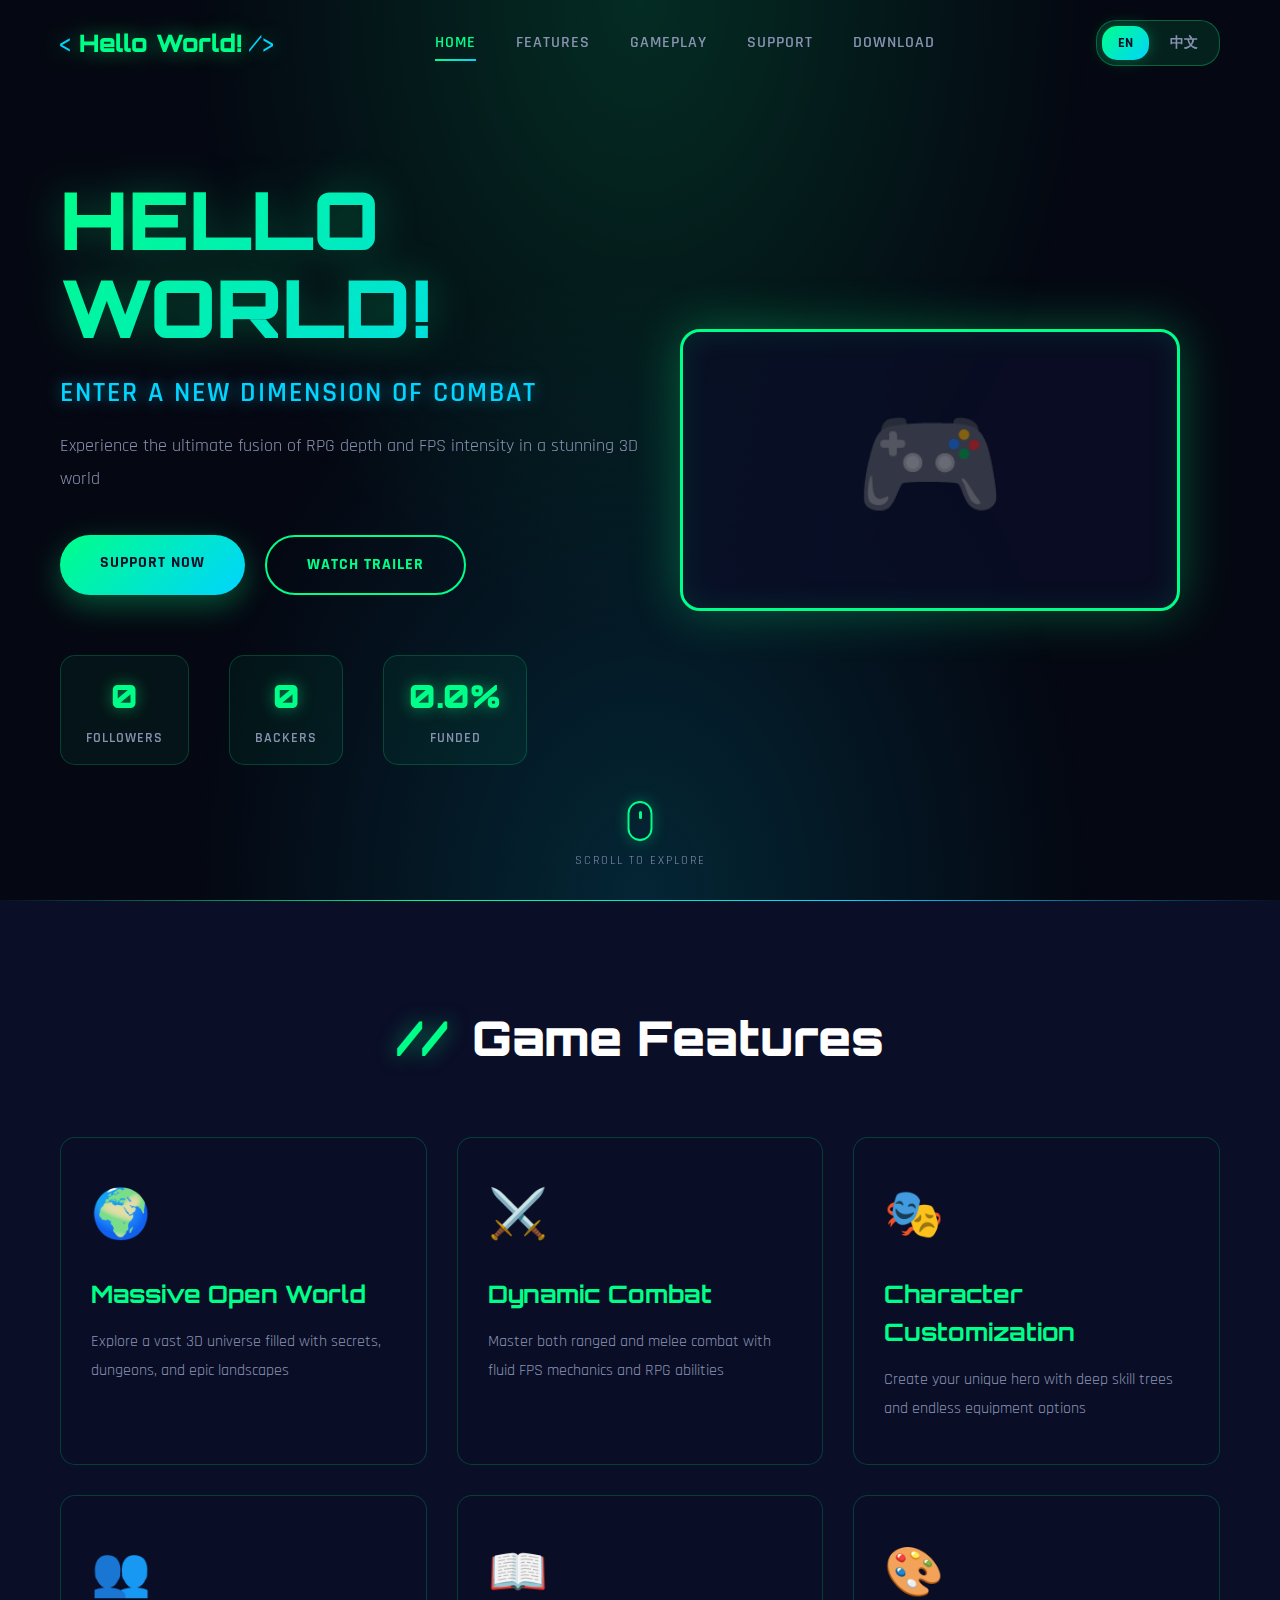
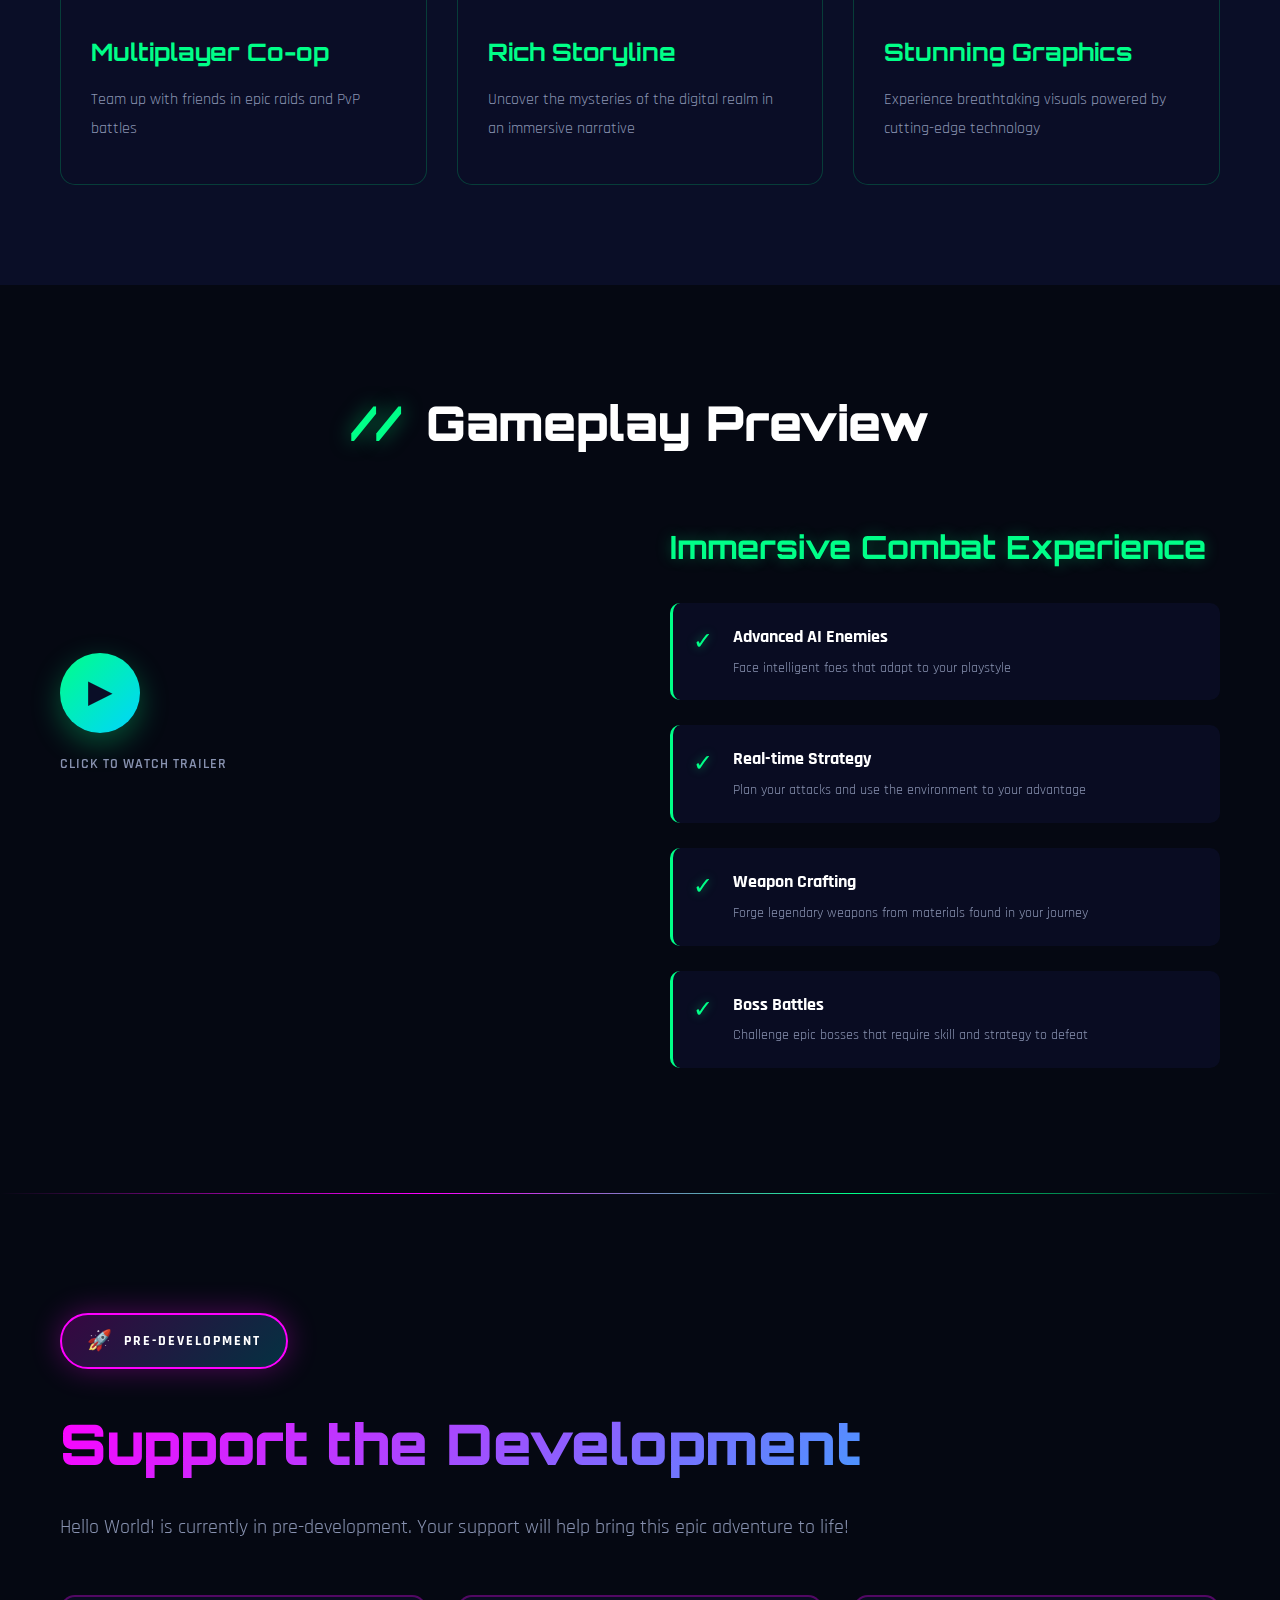
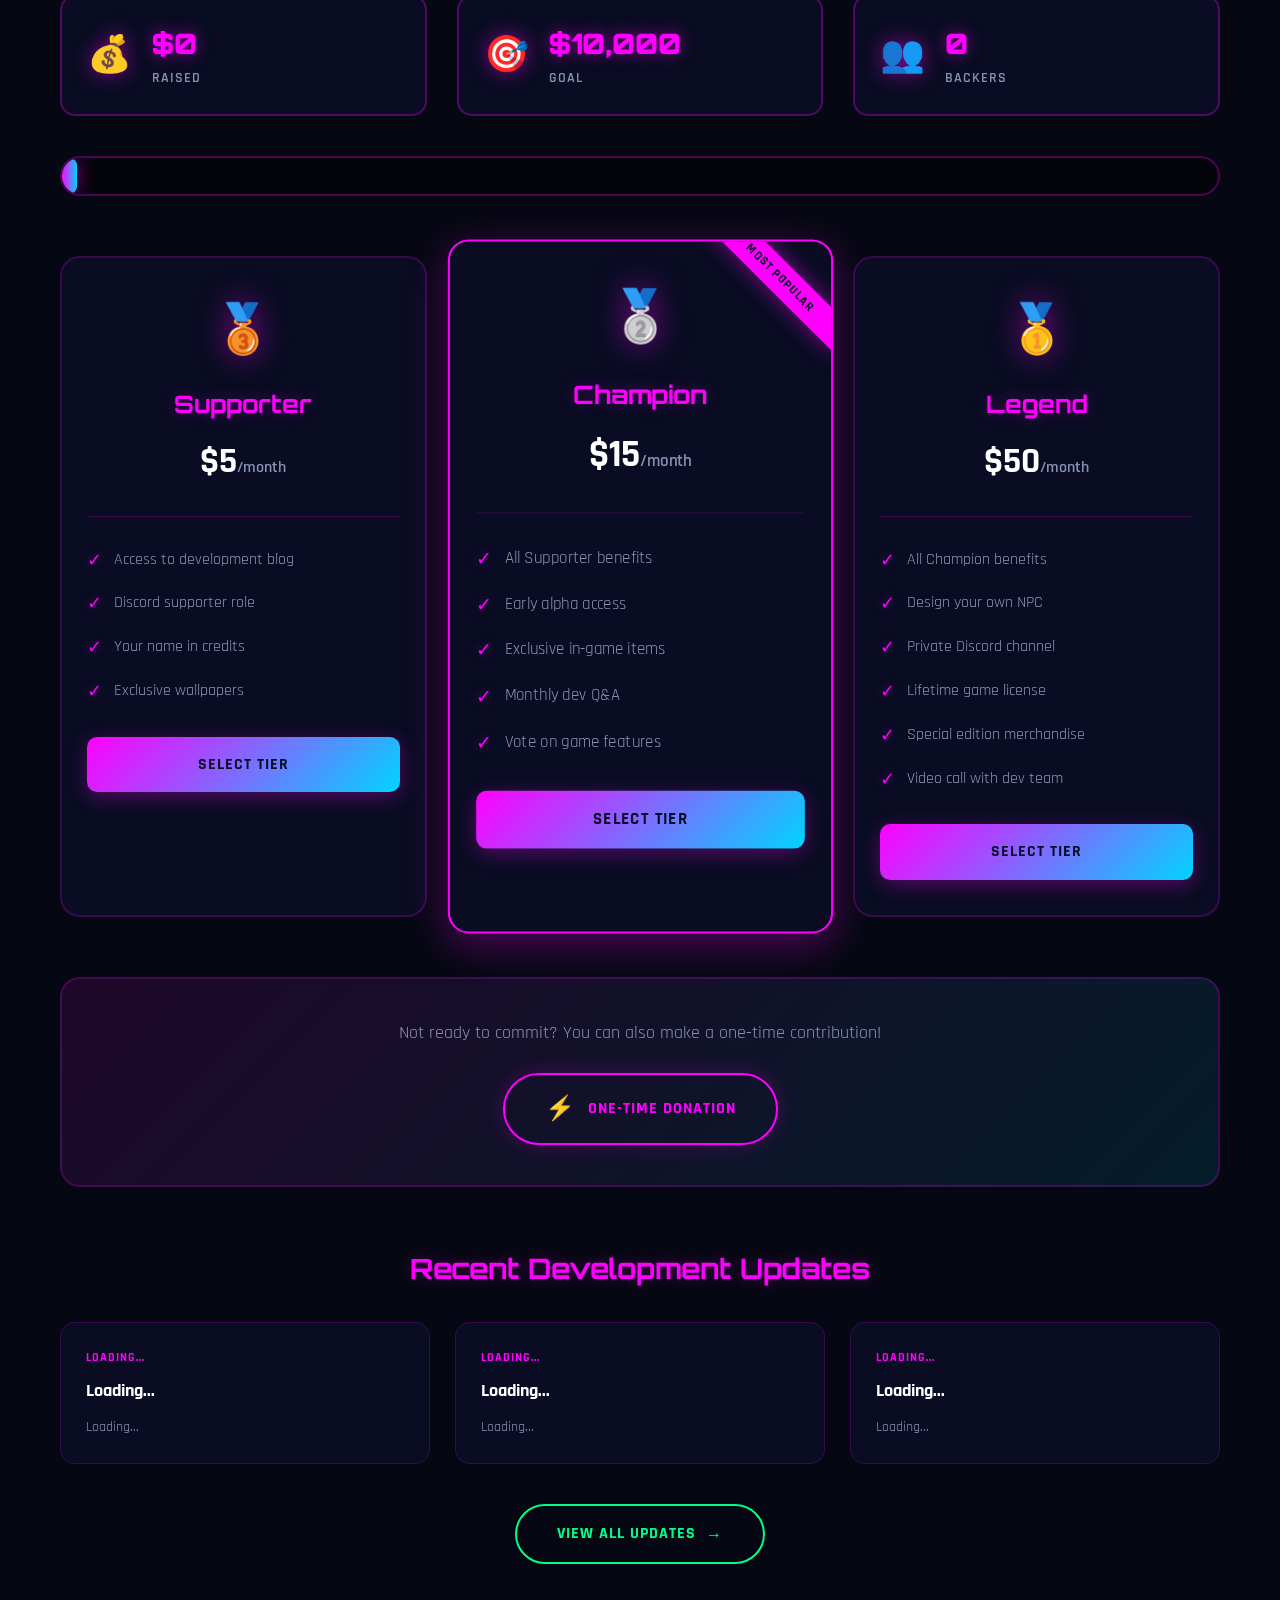
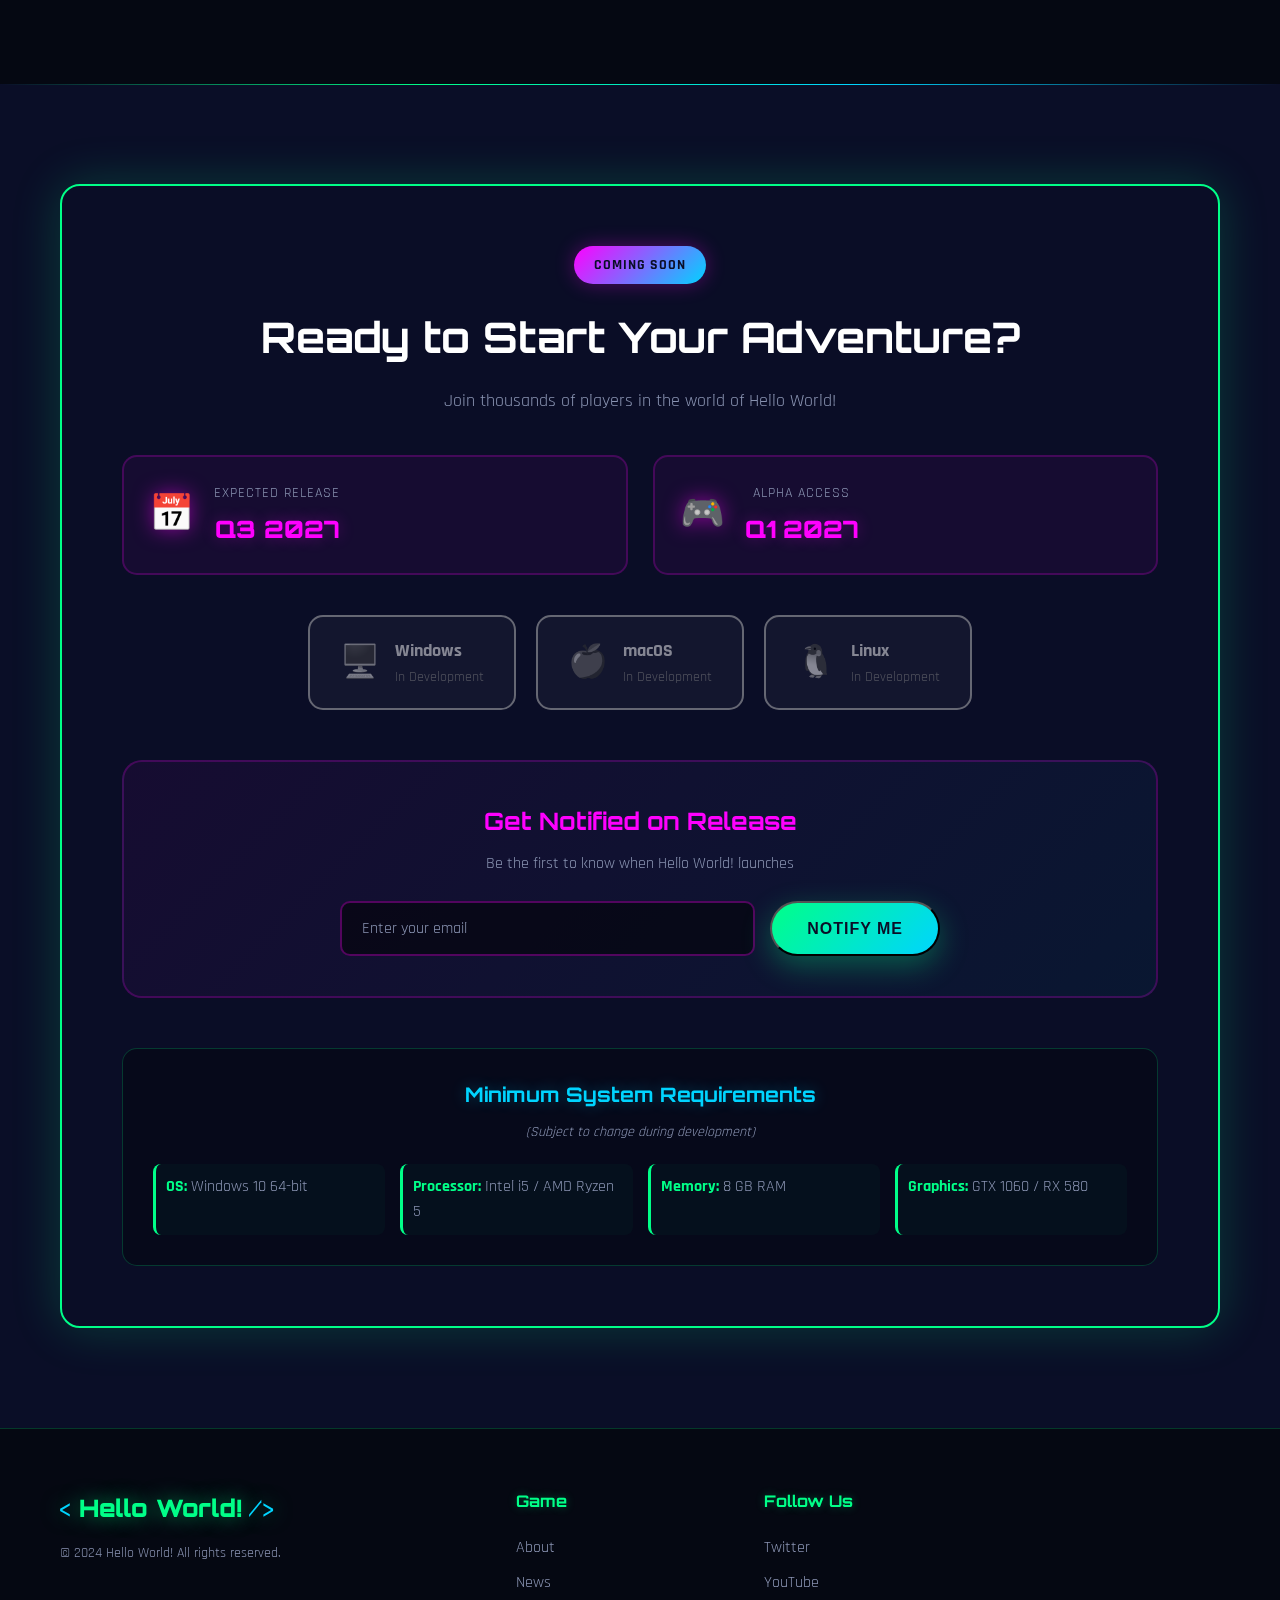
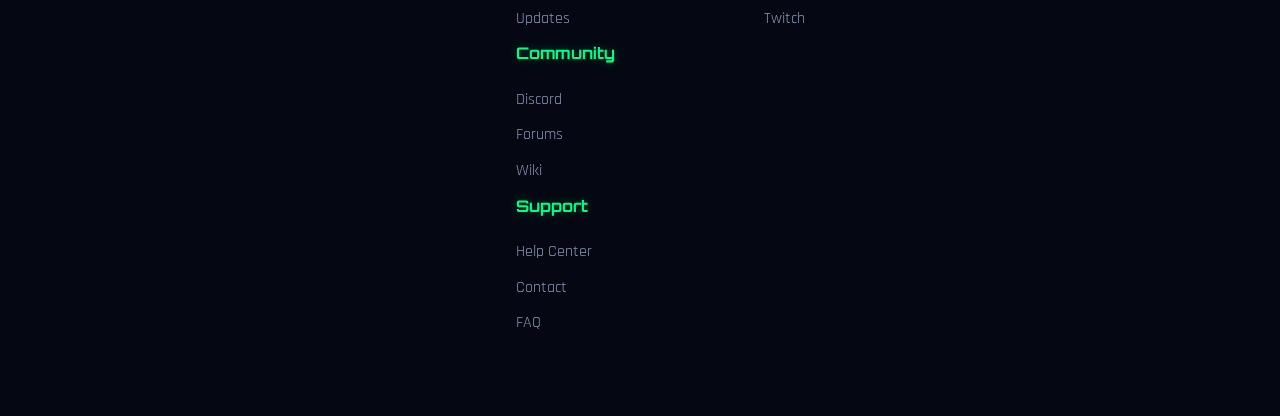
<file: index.html>
<!DOCTYPE html>
<html lang="en">
<head>
  <meta charset="UTF-8">
  <meta name="viewport" content="width=device-width, initial-scale=1.0">
  
  <!-- SEO Meta Tags -->
  <meta name="description" content="Hello World! - Epic 3D RPG FPS Game. Experience the ultimate fusion of RPG depth and FPS intensity in a stunning 3D world.">
  <meta name="keywords" content="Hello World, RPG, FPS, 3D Game, Online Game, Multiplayer">
  <meta name="author" content="Hello World Team">
  
  <!-- Open Graph Meta Tags -->
  <meta property="og:title" content="Hello World! - Epic 3D RPG FPS Game">
  <meta property="og:description" content="Experience the ultimate fusion of RPG depth and FPS intensity in a stunning 3D world">
  <meta property="og:type" content="website">
  
  <!-- Twitter Card Meta Tags -->
  <meta name="twitter:card" content="summary_large_image">
  <meta name="twitter:title" content="Hello World! - Epic 3D RPG FPS Game">
  <meta name="twitter:description" content="Experience the ultimate fusion of RPG depth and FPS intensity">
  
  <title>Hello World! - Epic 3D RPG FPS Game</title>
  <link rel="stylesheet" href="style.css">
</head>
<body>
  <!-- Animated Background -->
  <div class="background-animation"></div>
  
  <!-- Header -->
  <header class="header" id="header">
    <div class="header-content">
      <div class="logo">
        <span class="logo-bracket">&lt;</span>
        Hello World!
        <span class="logo-bracket">/&gt;</span>
      </div>
      <nav class="nav" id="nav">
        <a href="#home" data-i18n="nav.home">Home</a>
        <a href="#features" data-i18n="nav.features">Features</a>
        <a href="#gameplay" data-i18n="nav.gameplay">Gameplay</a>
        <a href="#support" data-i18n="nav.support">Support</a>
        <a href="#download" data-i18n="nav.download">Download</a>
      </nav>
      <div class="header-actions">
        <div class="language-switcher">
          <button class="lang-btn active" data-lang="en">EN</button>
          <button class="lang-btn" data-lang="zh">中文</button>
        </div>
        <button class="menu-toggle" id="menuToggle">
          <span></span>
          <span></span>
          <span></span>
        </button>
      </div>
    </div>
  </header>

  <!-- Hero Section -->
  <section id="home" class="hero">
    <div class="hero-content">
      <div class="glitch-wrapper">
        <h1 class="hero-title">HELLO WORLD!</h1>
      </div>
      <p class="hero-subtitle" data-i18n="hero.subtitle">Enter a new dimension of combat</p>
      <p class="hero-description" data-i18n="hero.description">
        Experience the ultimate fusion of RPG depth and FPS intensity in a stunning 3D world
      </p>
      <div class="hero-buttons">
        <a href="#support" class="btn btn-primary">
          <span data-i18n="hero.supportNow">Support Now</span>
        </a>
        <a href="#gameplay" class="btn btn-secondary">
          <span data-i18n="hero.watchTrailer">Watch Trailer</span>
        </a>
      </div>
      <div class="hero-stats">
        <div class="stat">
          <div class="stat-number">0</div>
          <div class="stat-label" data-i18n="hero.followers">Followers</div>
        </div>
        <div class="stat">
          <div class="stat-number">0</div>
          <div class="stat-label" data-i18n="hero.backers">Backers</div>
        </div>
        <div class="stat">
          <div class="stat-number">0%</div>
          <div class="stat-label" data-i18n="hero.funded">Funded</div>
        </div>
      </div>
    </div>
    <div class="hero-image">
      <div class="game-mockup">
        <div class="mockup-screen">
          <div class="placeholder-image">🎮</div>
        </div>
      </div>
    </div>
    <div class="scroll-indicator">
      <div class="mouse"></div>
      <p data-i18n="hero.scrollToExplore">Scroll to explore</p>
    </div>
  </section>

  <!-- Features Section -->
  <section id="features" class="features">
    <div class="container">
      <h2 class="section-title">
        <span class="title-accent">//</span> 
        <span data-i18n="features.title">Game Features</span>
      </h2>
      <div class="features-grid">
        <div class="feature-card">
          <div class="feature-icon">🌍</div>
          <h3 data-i18n="features.openWorld.title">Massive Open World</h3>
          <p data-i18n="features.openWorld.desc">Explore a vast 3D universe filled with secrets, dungeons, and epic landscapes</p>
        </div>
        <div class="feature-card">
          <div class="feature-icon">⚔️</div>
          <h3 data-i18n="features.combat.title">Dynamic Combat</h3>
          <p data-i18n="features.combat.desc">Master both ranged and melee combat with fluid FPS mechanics and RPG abilities</p>
        </div>
        <div class="feature-card">
          <div class="feature-icon">🎭</div>
          <h3 data-i18n="features.customization.title">Character Customization</h3>
          <p data-i18n="features.customization.desc">Create your unique hero with deep skill trees and endless equipment options</p>
        </div>
        <div class="feature-card">
          <div class="feature-icon">👥</div>
          <h3 data-i18n="features.multiplayer.title">Multiplayer Co-op</h3>
          <p data-i18n="features.multiplayer.desc">Team up with friends in epic raids and PvP battles</p>
        </div>
        <div class="feature-card">
          <div class="feature-icon">📖</div>
          <h3 data-i18n="features.story.title">Rich Storyline</h3>
          <p data-i18n="features.story.desc">Uncover the mysteries of the digital realm in an immersive narrative</p>
        </div>
        <div class="feature-card">
          <div class="feature-icon">🎨</div>
          <h3 data-i18n="features.graphics.title">Stunning Graphics</h3>
          <p data-i18n="features.graphics.desc">Experience breathtaking visuals powered by cutting-edge technology</p>
        </div>
      </div>
    </div>
  </section>

  <!-- Gameplay Section -->
  <section id="gameplay" class="gameplay">
    <div class="container">
      <h2 class="section-title">
        <span class="title-accent">//</span> 
        <span data-i18n="gameplay.title">Gameplay Preview</span>
      </h2>
      <div class="gameplay-content">
        <div class="video-container">
          <div class="video-placeholder" id="videoPlaceholder">
            <div class="play-button">▶</div>
            <p data-i18n="gameplay.clickToWatch">Click to watch trailer</p>
          </div>
          <iframe id="videoFrame"
                  width="560" 
                  height="315" 
                  src="" 
                  title="YouTube video player" 
                  frameborder="0" 
                  allow="accelerometer; autoplay; clipboard-write; encrypted-media; gyroscope; picture-in-picture; web-share" 
                  referrerpolicy="strict-origin-when-cross-origin" 
                  allowfullscreen
                  style="display: none; border-radius: 12px;">
          </iframe>
        </div>
        <div class="gameplay-info">
          <h3 data-i18n="gameplay.subtitle">Immersive Combat Experience</h3>
          <ul class="gameplay-list">
            <li>
              <span class="check">✓</span>
              <div>
                <strong data-i18n="gameplay.ai.title">Advanced AI Enemies</strong>
                <p data-i18n="gameplay.ai.desc">Face intelligent foes that adapt to your playstyle</p>
              </div>
            </li>
            <li>
              <span class="check">✓</span>
              <div>
                <strong data-i18n="gameplay.strategy.title">Real-time Strategy</strong>
                <p data-i18n="gameplay.strategy.desc">Plan your attacks and use the environment to your advantage</p>
              </div>
            </li>
            <li>
              <span class="check">✓</span>
              <div>
                <strong data-i18n="gameplay.crafting.title">Weapon Crafting</strong>
                <p data-i18n="gameplay.crafting.desc">Forge legendary weapons from materials found in your journey</p>
              </div>
            </li>
            <li>
              <span class="check">✓</span>
              <div>
                <strong data-i18n="gameplay.bosses.title">Boss Battles</strong>
                <p data-i18n="gameplay.bosses.desc">Challenge epic bosses that require skill and strategy to defeat</p>
              </div>
            </li>
          </ul>
        </div>
      </div>
    </div>
  </section>

  <!-- Patreon Section -->
  <section id="support" class="patreon">
    <div class="container">
      <div class="patreon-container">
        <div class="patreon-badge">
          <span class="badge-icon">🚀</span>
          <span data-i18n="patreon.badge">Pre-Development</span>
        </div>
        
        <h2 class="patreon-title">
          <span data-i18n="patreon.title">Support the Development</span>
        </h2>
        
        <p class="patreon-subtitle" data-i18n="patreon.subtitle">
          Hello World! is currently in pre-development. Your support will help bring this epic adventure to life!
        </p>

        <div class="patreon-stats">
          <div class="patreon-stat">
            <div class="stat-icon">💰</div>
            <div class="stat-content">
              <div class="stat-value">$0</div>
              <div class="stat-label" data-i18n="patreon.raised">Raised</div>
            </div>
          </div>
          <div class="patreon-stat">
            <div class="stat-icon">🎯</div>
            <div class="stat-content">
              <div class="stat-value">$10,000</div>
              <div class="stat-label" data-i18n="patreon.goal">Goal</div>
            </div>
          </div>
          <div class="patreon-stat">
            <div class="stat-icon">👥</div>
            <div class="stat-content">
              <div class="stat-value">0</div>
              <div class="stat-label" data-i18n="patreon.backers">Backers</div>
            </div>
          </div>
        </div>

        <div class="progress-bar-container">
          <div class="progress-bar">
            <div class="progress-fill" data-progress="0">
              <span class="progress-text">0%</span>
            </div>
          </div>
        </div>

        <div class="patreon-tiers">
          <div class="tier-card tier-bronze">
            <div class="tier-header">
              <div class="tier-icon">🥉</div>
              <h3 class="tier-name" data-i18n="patreon.tiers.supporter.name">Supporter</h3>
              <div class="tier-price">$5<span data-i18n="patreon.perMonth">/month</span></div>
            </div>
            <ul class="tier-benefits">
              <li><span class="benefit-check">✓</span><span data-i18n="patreon.tiers.supporter.benefit1">Access to development blog</span></li>
              <li><span class="benefit-check">✓</span><span data-i18n="patreon.tiers.supporter.benefit2">Discord supporter role</span></li>
              <li><span class="benefit-check">✓</span><span data-i18n="patreon.tiers.supporter.benefit3">Your name in credits</span></li>
              <li><span class="benefit-check">✓</span><span data-i18n="patreon.tiers.supporter.benefit4">Exclusive wallpapers</span></li>
            </ul>
            <a href="https://www.patreon.com/checkout/YoyoLee520?rid=27596047&vanity=15263544" 
              class="tier-btn" data-i18n="patreon.selectTier">Select Tier</a>
          </div>

          <div class="tier-card tier-silver featured">
            <div class="featured-badge" data-i18n="patreon.mostPopular">Most Popular</div>
            <div class="tier-header">
              <div class="tier-icon">🥈</div>
              <h3 class="tier-name" data-i18n="patreon.tiers.champion.name">Champion</h3>
              <div class="tier-price">$15<span data-i18n="patreon.perMonth">/month</span></div>
            </div>
            <ul class="tier-benefits">
              <li><span class="benefit-check">✓</span><span data-i18n="patreon.tiers.champion.benefit1">All Supporter benefits</span></li>
              <li><span class="benefit-check">✓</span><span data-i18n="patreon.tiers.champion.benefit2">Early alpha access</span></li>
              <li><span class="benefit-check">✓</span><span data-i18n="patreon.tiers.champion.benefit3">Exclusive in-game items</span></li>
              <li><span class="benefit-check">✓</span><span data-i18n="patreon.tiers.champion.benefit4">Monthly dev Q&A</span></li>
              <li><span class="benefit-check">✓</span><span data-i18n="patreon.tiers.champion.benefit5">Vote on game features</span></li>
            </ul>
            <a href="https://www.patreon.com/checkout/YoyoLee520?rid=27596050&vanity=15263544" 
              class="tier-btn" data-i18n="patreon.selectTier">Select Tier</a>
          </div>

          <div class="tier-card tier-gold">
            <div class="tier-header">
              <div class="tier-icon">🥇</div>
              <h3 class="tier-name" data-i18n="patreon.tiers.legend.name">Legend</h3>
              <div class="tier-price">$50<span data-i18n="patreon.perMonth">/month</span></div>
            </div>
            <ul class="tier-benefits">
              <li><span class="benefit-check">✓</span><span data-i18n="patreon.tiers.legend.benefit1">All Champion benefits</span></li>
              <li><span class="benefit-check">✓</span><span data-i18n="patreon.tiers.legend.benefit2">Design your own NPC</span></li>
              <li><span class="benefit-check">✓</span><span data-i18n="patreon.tiers.legend.benefit3">Private Discord channel</span></li>
              <li><span class="benefit-check">✓</span><span data-i18n="patreon.tiers.legend.benefit4">Lifetime game license</span></li>
              <li><span class="benefit-check">✓</span><span data-i18n="patreon.tiers.legend.benefit5">Special edition merchandise</span></li>
              <li><span class="benefit-check">✓</span><span data-i18n="patreon.tiers.legend.benefit6">Video call with dev team</span></li>
            </ul>
            <a href="https://www.patreon.com/checkout/YoyoLee520?rid=27596052&vanity=15263544" 
              class="tier-btn" data-i18n="patreon.selectTier">Select Tier</a>
          </div>
        </div>

        <div class="patreon-cta">
          <p class="cta-text" data-i18n="patreon.ctaText">
            Not ready to commit? You can also make a one-time contribution!
          </p>
          <a href="https://www.patreon.com/YoyoLee520/gift"
             class="btn btn-patreon">
            <span class="patreon-logo">⚡</span>
            <span data-i18n="patreon.oneTime">One-Time Donation</span>
          </a>
        </div>

        <div class="patreon-updates">
          <h3 data-i18n="patreon.recentUpdates">Recent Development Updates</h3>
          <div class="updates-grid">
            <div class="update-card">
              <div class="update-date">Loading...</div>
              <h4>Loading...</h4>
              <p>Loading...</p>
            </div>
            <div class="update-card">
              <div class="update-date">Loading...</div>
              <h4>Loading...</h4>
              <p>Loading...</p>
            </div>
            <div class="update-card">
              <div class="update-date">Loading...</div>
              <h4>Loading...</h4>
              <p>Loading...</p>
            </div>
          </div>
          
          <!-- Link to full dev blog -->
          <div style="text-align: center; margin-top: 40px;">
            <a href="devlog.html" class="btn btn-secondary" style="display: inline-flex; align-items: center; gap: 10px;">
              <span data-i18n="patreon.viewAllUpdates">View All Updates</span>
              <span>→</span>
            </a>
          </div>
        </div>
      </div>
    </div>
  </section>

  <!-- Download Section -->
  <section id="download" class="download">
    <div class="container">
      <div class="download-card">
        <div class="coming-soon-badge">
          <span data-i18n="download.comingSoon">Coming Soon</span>
        </div>
        <h2 data-i18n="download.title">Ready to Start Your Adventure?</h2>
        <p data-i18n="download.subtitle">Join thousands of players in the world of Hello World!</p>
        
        <div class="release-info">
          <div class="release-item">
            <div class="release-icon">📅</div>
            <div class="release-content">
              <div class="release-label" data-i18n="download.expectedRelease">Expected Release</div>
              <div class="release-value">Q3 2025</div>
            </div>
          </div>
          <div class="release-item">
            <div class="release-icon">🎮</div>
            <div class="release-content">
              <div class="release-label" data-i18n="download.alphaAccess">Alpha Access</div>
              <div class="release-value">Q1 2025</div>
            </div>
          </div>
        </div>

        <div class="download-platforms disabled">
          <a href="#" class="platform-btn disabled">
            <div class="platform-icon">🖥️</div>
            <div>
              <div class="platform-name">Windows</div>
              <div class="platform-size" data-i18n="download.inDevelopment">In Development</div>
            </div>
          </a>
          <a href="#" class="platform-btn disabled">
            <div class="platform-icon">🍎</div>
            <div>
              <div class="platform-name">macOS</div>
              <div class="platform-size" data-i18n="download.inDevelopment">In Development</div>
            </div>
          </a>
          <a href="#" class="platform-btn disabled">
            <div class="platform-icon">🐧</div>
            <div>
              <div class="platform-name">Linux</div>
              <div class="platform-size" data-i18n="download.inDevelopment">In Development</div>
            </div>
          </a>
        </div>

        <div class="wishlist-section">
          <h3 data-i18n="download.wishlistTitle">Get Notified on Release</h3>
          <p data-i18n="download.wishlistDesc">Be the first to know when Hello World! launches</p>
          <form class="wishlist-form">
            <input type="email" placeholder="Enter your email" class="wishlist-email" required>
            <button type="submit" class="btn btn-primary">
              <span data-i18n="download.notify">Notify Me</span>
            </button>
          </form>
        </div>

        <div class="system-requirements">
          <h4 data-i18n="download.minRequirements">Minimum System Requirements</h4>
          <p class="requirements-note" data-i18n="download.requirementsNote">
            (Subject to change during development)
          </p>
          <div class="requirements-grid">
            <div><strong data-i18n="download.os">OS:</strong> <span data-i18n="download.osValue">Windows 10 64-bit</span></div>
            <div><strong data-i18n="download.processor">Processor:</strong> <span>Intel i5 / AMD Ryzen 5</span></div>
            <div><strong data-i18n="download.memory">Memory:</strong> <span>8 GB RAM</span></div>
            <div><strong data-i18n="download.graphics">Graphics:</strong> <span>GTX 1060 / RX 580</span></div>
          </div>
        </div>
      </div>
    </div>
  </section>

  <!-- Footer -->
  <footer class="footer">
    <div class="container">
      <div class="footer-content">
        <div class="footer-brand">
          <div class="logo">
            <span class="logo-bracket">&lt;</span>
            Hello World!
            <span class="logo-bracket">/&gt;</span>
          </div>
          <p data-i18n="footer.copyright">© 2026 Hello World! All rights reserved.</p>
        </div>
        <div class="footer-links">
          <div class="footer-column">
            <h4 data-i18n="footer.game">Game</h4>
            <a href="#" data-i18n="footer.about">About</a>
            <a href="#" data-i18n="footer.news">News</a>
            <a href="#" data-i18n="footer.updates">Updates</a>
          </div>
          <div class="footer-column">
            <h4 data-i18n="footer.community">Community</h4>
            <a href="#">Discord</a>
            <a href="#" data-i18n="footer.forums">Forums</a>
            <a href="#" data-i18n="footer.wiki">Wiki</a>
          </div>
          <div class="footer-column">
            <h4 data-i18n="footer.support">Support</h4>
            <a href="#" data-i18n="footer.helpCenter">Help Center</a>
            <a href="#" data-i18n="footer.contact">Contact</a>
            <a href="#">FAQ</a>
          </div>
        </div>
        <div class="footer-social">
          <h4 data-i18n="footer.followUs">Follow Us</h4>
          <div class="social-links">
            <a href="#">Twitter</a>
            <a href="https://youtube.com/@helloworld-520?si=qzXIvEbjnZ_NzNHu" target="_blank" rel="noopener noreferrer">YouTube</a>
            <a href="#">Twitch</a>
          </div>
        </div>
      </div>
    </div>
  </footer>

  <!-- Load Scripts -->
  <script src="config.js"></script>
  <script src="script.js"></script>
</body>
</html>
</file>
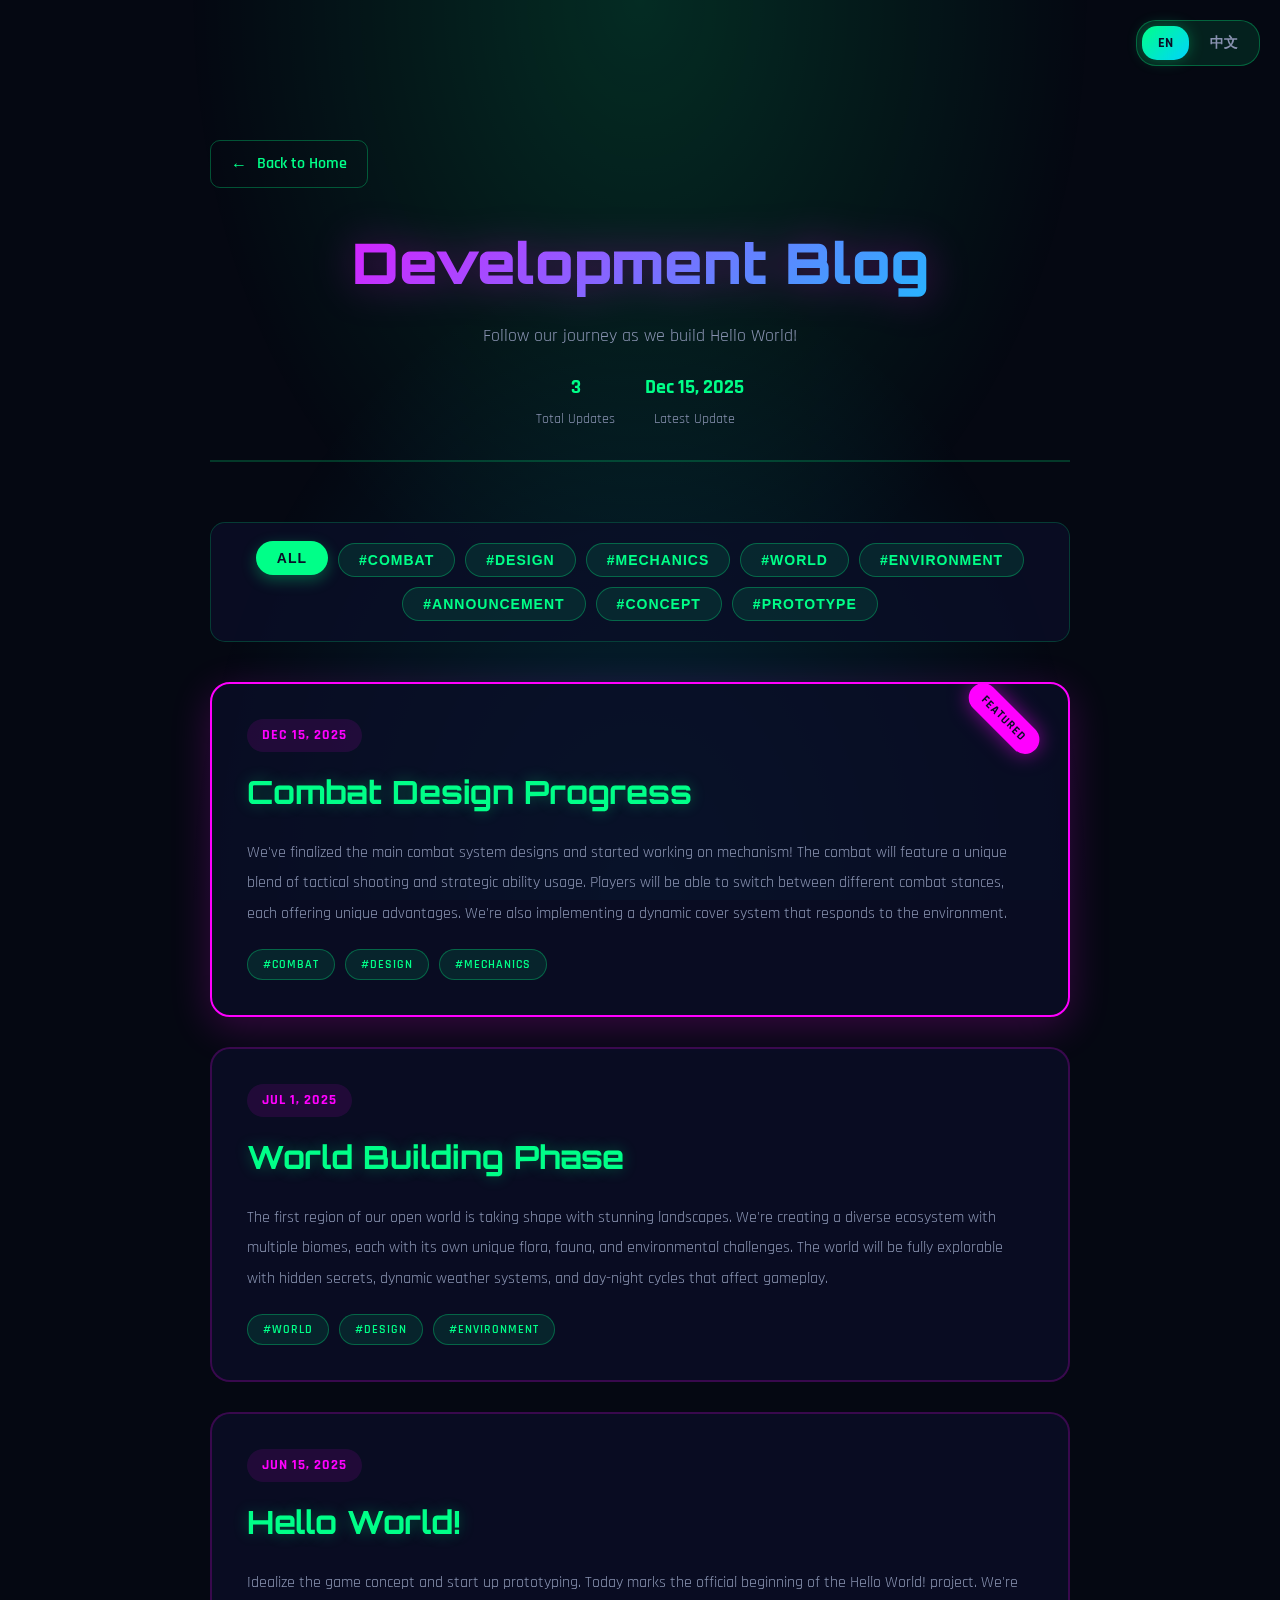
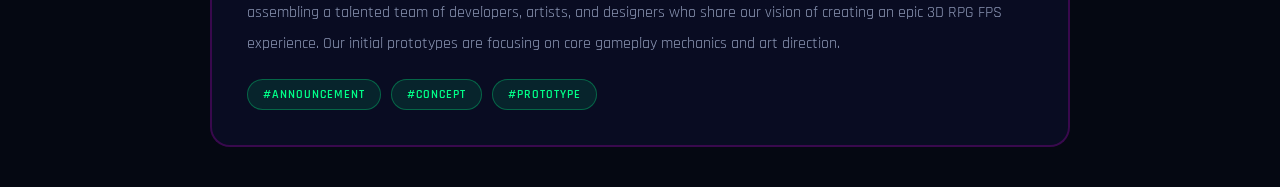
<file: devlog.html>
<!DOCTYPE html>
<html lang="en">
<head>
  <meta charset="UTF-8">
  <meta name="viewport" content="width=device-width, initial-scale=1.0">
  
  <!-- SEO Meta Tags -->
  <meta name="description" content="Hello World! Development Blog - Follow our journey as we build an epic 3D RPG FPS game">
  <meta name="keywords" content="Hello World, Game Development, Dev Blog, RPG, FPS">
  <meta name="author" content="Hello World Team">
  
  <title>Development Blog - Hello World!</title>
  <link rel="stylesheet" href="style.css">
  
  <style>
    /* Dev Blog Specific Styles */
    .devlog-page {
      min-height: 100vh;
      padding-top: 100px;
    }
    
    .devlog-container {
      max-width: 900px;
      margin: 0 auto;
      padding: 40px 20px;
    }
    
    .back-link {
      display: inline-flex;
      align-items: center;
      gap: 10px;
      color: var(--primary);
      text-decoration: none;
      font-weight: 600;
      margin-bottom: 30px;
      transition: all 0.3s ease;
      padding: 10px 20px;
      border: 1px solid rgba(0, 255, 136, 0.3);
      border-radius: 10px;
    }
    
    .back-link:hover {
      background: rgba(0, 255, 136, 0.1);
      transform: translateX(-5px);
    }
    
    .devlog-header {
      text-align: center;
      margin-bottom: 60px;
      padding-bottom: 30px;
      border-bottom: 2px solid rgba(0, 255, 136, 0.2);
    }
    
    .devlog-title {
      font-family: 'Orbitron', sans-serif;
      font-size: clamp(36px, 6vw, 56px);
      font-weight: 900;
      background: linear-gradient(135deg, var(--accent), var(--secondary));
      -webkit-background-clip: text;
      -webkit-text-fill-color: transparent;
      margin-bottom: 15px;
      filter: drop-shadow(0 0 20px rgba(255, 0, 255, 0.3));
    }
    
    .devlog-subtitle {
      font-size: 18px;
      color: var(--gray);
      margin-bottom: 20px;
    }
    
    .devlog-stats {
      display: flex;
      justify-content: center;
      gap: 30px;
      flex-wrap: wrap;
      margin-top: 20px;
    }
    
    .devlog-stat {
      font-size: 14px;
      color: var(--gray);
    }
    
    .devlog-stat strong {
      color: var(--primary);
      font-size: 20px;
      display: block;
      margin-bottom: 5px;
    }
    
    .filter-tags {
      display: flex;
      justify-content: center;
      gap: 10px;
      flex-wrap: wrap;
      margin-bottom: 40px;
      padding: 20px;
      background: var(--card-bg);
      border-radius: 15px;
      border: 1px solid rgba(0, 255, 136, 0.2);
    }
    
    .filter-tag {
      padding: 8px 20px;
      background: rgba(0, 255, 136, 0.1);
      color: var(--primary);
      border: 1px solid rgba(0, 255, 136, 0.3);
      border-radius: 20px;
      font-size: 14px;
      cursor: pointer;
      transition: all 0.3s ease;
      text-transform: uppercase;
      font-weight: 600;
      letter-spacing: 1px;
    }
    
    .filter-tag:hover,
    .filter-tag.active {
      background: var(--primary);
      color: var(--dark);
      transform: translateY(-2px);
      box-shadow: 0 5px 15px rgba(0, 255, 136, 0.3);
    }
    
    .devlog-entries {
      display: flex;
      flex-direction: column;
      gap: 30px;
    }
    
    .devlog-entry {
      background: var(--card-bg);
      border: 2px solid rgba(255, 0, 255, 0.2);
      border-radius: 20px;
      padding: 35px;
      transition: all 0.4s ease;
      position: relative;
      overflow: hidden;
    }
    
    .devlog-entry::before {
      content: '';
      position: absolute;
      top: 0;
      left: 0;
      width: 100%;
      height: 4px;
      background: linear-gradient(90deg, var(--accent), var(--secondary));
      transform: scaleX(0);
      transition: transform 0.4s ease;
    }
    
    .devlog-entry:hover {
      border-color: var(--accent);
      box-shadow: 0 15px 50px rgba(255, 0, 255, 0.3);
      transform: translateY(-5px);
    }
    
    .devlog-entry:hover::before {
      transform: scaleX(1);
    }
    
    .devlog-entry.featured {
      border-color: var(--accent);
      box-shadow: 0 10px 40px rgba(255, 0, 255, 0.2);
    }
    
    .featured-badge {
      position: absolute;
      top: 20px;
      right: 20px;
      background: var(--accent);
      color: var(--dark);
      padding: 5px 15px;
      border-radius: 20px;
      font-size: 12px;
      font-weight: 900;
      text-transform: uppercase;
      letter-spacing: 1px;
      box-shadow: 0 0 20px rgba(255, 0, 255, 0.5);
    }
    
    .devlog-date {
      color: var(--accent);
      font-size: 14px;
      font-weight: 700;
      text-transform: uppercase;
      letter-spacing: 1px;
      margin-bottom: 15px;
      display: inline-block;
      padding: 5px 15px;
      background: rgba(255, 0, 255, 0.1);
      border-radius: 20px;
    }
    
    .devlog-entry h2 {
      font-family: 'Orbitron', sans-serif;
      font-size: 32px;
      color: var(--primary);
      margin-bottom: 20px;
      text-shadow: 0 0 15px rgba(0, 255, 136, 0.3);
    }
    
    body[lang="zh"] .devlog-entry h2 {
      font-family: 'Noto Sans SC', sans-serif;
    }
    
    .devlog-entry p {
      color: var(--gray);
      line-height: 1.9;
      font-size: 16px;
      margin-bottom: 20px;
    }
    
    .devlog-tags {
      display: flex;
      gap: 10px;
      flex-wrap: wrap;
      margin-top: 20px;
    }
    
    .tag {
      background: rgba(0, 255, 136, 0.1);
      color: var(--primary);
      padding: 5px 15px;
      border-radius: 20px;
      font-size: 12px;
      border: 1px solid rgba(0, 255, 136, 0.3);
      text-transform: uppercase;
      font-weight: 600;
      letter-spacing: 1px;
    }
    
    .no-updates {
      text-align: center;
      padding: 60px 20px;
      color: var(--gray);
      font-size: 18px;
    }
    
    /* Language Switcher for Dev Blog */
    .devlog-lang-switcher {
      position: fixed;
      top: 20px;
      right: 20px;
      z-index: 1000;
      display: flex;
      gap: 5px;
      background: rgba(0, 255, 136, 0.1);
      padding: 5px;
      border-radius: 20px;
      border: 1px solid rgba(0, 255, 136, 0.3);
      backdrop-filter: blur(10px);
    }
    
    .devlog-lang-btn {
      padding: 8px 16px;
      background: transparent;
      border: none;
      color: var(--gray);
      font-family: 'Rajdhani', sans-serif;
      font-weight: 600;
      font-size: 14px;
      cursor: pointer;
      border-radius: 15px;
      transition: all 0.3s ease;
      text-transform: uppercase;
    }
    
    .devlog-lang-btn.active {
      background: var(--gradient);
      color: var(--dark);
      box-shadow: 0 0 15px rgba(0, 255, 136, 0.3);
      font-weight: 700;
    }
    
    @media (max-width: 768px) {
      .devlog-entry {
        padding: 25px;
      }
      
      .devlog-entry h2 {
        font-size: 24px;
      }
      
      .filter-tags {
        padding: 15px;
      }
      
      .devlog-lang-switcher {
        top: 10px;
        right: 10px;
      }
    }
  </style>
</head>
<body>
  <div class="background-animation"></div>
  
  <!-- Language Switcher -->
  <div class="devlog-lang-switcher">
    <button class="devlog-lang-btn active" data-lang="en">EN</button>
    <button class="devlog-lang-btn" data-lang="zh">中文</button>
  </div>
  
  <div class="devlog-page">
    <div class="devlog-container">
      <a href="index.html" class="back-link">
        ← <span data-i18n="devlog.back">Back to Home</span>
      </a>
      
      <div class="devlog-header">
        <h1 class="devlog-title" data-i18n="devlog.title">Development Blog</h1>
        <p class="devlog-subtitle" data-i18n="devlog.subtitle">Follow our journey as we build Hello World!</p>
        
        <div class="devlog-stats">
          <div class="devlog-stat">
            <strong id="total-updates">0</strong>
            <span data-i18n="devlog.totalUpdates">Total Updates</span>
          </div>
          <div class="devlog-stat">
            <strong id="latest-date">-</strong>
            <span data-i18n="devlog.latestUpdate">Latest Update</span>
          </div>
        </div>
      </div>
      
      <div class="filter-tags" id="filter-tags">
        <button class="filter-tag active" data-filter="all" data-i18n="devlog.filterAll">All</button>
        <!-- Tags will be generated dynamically -->
      </div>
      
      <div class="devlog-entries" id="devlog-entries">
        <!-- Entries will be loaded here by JavaScript -->
      </div>
    </div>
  </div>
  
  <script src="devlog-data.js"></script>
  <script>
    // Translation system for dev blog
    const devlogTranslations = {
      en: {
        devlog: {
          back: 'Back to Home',
          title: 'Development Blog',
          subtitle: 'Follow our journey as we build Hello World!',
          totalUpdates: 'Total Updates',
          latestUpdate: 'Latest Update',
          filterAll: 'All',
          noUpdates: 'No updates found for this filter.',
          featured: 'Featured'
        }
      },
      zh: {
        devlog: {
          back: '返回首页',
          title: '开发博客',
          subtitle: '跟随我们一起构建 Hello World！',
          totalUpdates: '总更新数',
          latestUpdate: '最新更新',
          filterAll: '全部',
          noUpdates: '未找到符合此筛选条件的更新。',
          featured: '精选'
        }
      }
    };
    
    let currentLang = localStorage.getItem('language') || 'en';
    let currentFilter = 'all';
    
    // Initialize
    document.addEventListener('DOMContentLoaded', function() {
      initLanguage();
      generateFilterTags();
      loadDevLog();
      updateStats();
      
      // Language switcher
      document.querySelectorAll('.devlog-lang-btn').forEach(btn => {
        btn.addEventListener('click', function() {
          const lang = this.getAttribute('data-lang');
          document.querySelectorAll('.devlog-lang-btn').forEach(b => b.classList.remove('active'));
          this.classList.add('active');
          currentLang = lang;
          localStorage.setItem('language', lang);
          updateLanguage();
          loadDevLog();
        });
      });
      
      // Set active language button
      document.querySelectorAll('.devlog-lang-btn').forEach(btn => {
        if (btn.getAttribute('data-lang') === currentLang) {
          btn.classList.add('active');
        } else {
          btn.classList.remove('active');
        }
      });
    });
    
    function initLanguage() {
      document.body.setAttribute('lang', currentLang);
      updateLanguage();
    }
    
    function updateLanguage() {
      document.querySelectorAll('[data-i18n]').forEach(el => {
        const key = el.getAttribute('data-i18n');
        const translation = getTranslation(key);
        if (translation) {
          el.textContent = translation;
        }
      });
    }
    
    function getTranslation(key) {
      const keys = key.split('.');
      let value = devlogTranslations[currentLang];
      for (const k of keys) {
        value = value?.[k];
      }
      return value;
    }
    
    function generateFilterTags() {
      const allTags = new Set();
      devLog.updates.forEach(update => {
        if (update.tags) {
          update.tags.forEach(tag => allTags.add(tag));
        }
      });
      
      const filterContainer = document.getElementById('filter-tags');
      allTags.forEach(tag => {
        const button = document.createElement('button');
        button.className = 'filter-tag';
        button.setAttribute('data-filter', tag);
        button.textContent = '#' + tag;
        button.addEventListener('click', function() {
          document.querySelectorAll('.filter-tag').forEach(b => b.classList.remove('active'));
          this.classList.add('active');
          currentFilter = tag;
          loadDevLog();
        });
        filterContainer.appendChild(button);
      });
    }
    
    function loadDevLog() {
      const container = document.getElementById('devlog-entries');
      container.innerHTML = '';
      
      let updates = devLog.updates;
      
      // Filter updates
      if (currentFilter !== 'all') {
        updates = updates.filter(update => 
          update.tags && update.tags.includes(currentFilter)
        );
      }
      
      if (updates.length === 0) {
        container.innerHTML = `<div class="no-updates">${getTranslation('devlog.noUpdates')}</div>`;
        return;
      }
      
      updates.forEach(update => {
        const entry = document.createElement('div');
        entry.className = 'devlog-entry';
        if (update.featured) {
          entry.classList.add('featured');
        }
        entry.id = update.id;
        
        const title = currentLang === 'zh' ? update.titleZH : update.titleEN;
        const desc = currentLang === 'zh' ? update.descZH : update.descEN;
        
        let tagsHTML = '';
        if (update.tags) {
          tagsHTML = '<div class="devlog-tags">' + 
            update.tags.map(tag => `<span class="tag">#${tag}</span>`).join('') +
            '</div>';
        }
        
        let featuredBadge = '';
        if (update.featured) {
          featuredBadge = `<div class="featured-badge">${getTranslation('devlog.featured')}</div>`;
        }
        
        entry.innerHTML = `
          ${featuredBadge}
          <div class="devlog-date">${update.date}</div>
          <h2>${title}</h2>
          <p>${desc}</p>
          ${tagsHTML}
        `;
        
        container.appendChild(entry);
      });
    }
    
    function updateStats() {
      document.getElementById('total-updates').textContent = devLog.totalUpdates;
      document.getElementById('latest-date').textContent = devLog.latestUpdate.date;
    }
  </script>
</body>
</html>
</file>
<file: style.css>
@import url('https://fonts.googleapis.com/css2?family=Orbitron:wght@400;700;900&family=Rajdhani:wght@300;400;600;700&display=swap');
@import url('https://fonts.googleapis.com/css2?family=Noto+Sans+SC:wght@300;400;600;700;900&display=swap');

:root {
  --primary: #00ff88;
  --secondary: #00d4ff;
  --accent: #ff00ff;
  --dark: #0a0e27;
  --darker: #050812;
  --light: #ffffff;
  --gray: #8892b0;
  --card-bg: rgba(10, 14, 39, 0.8);
  --gradient: linear-gradient(135deg, var(--primary), var(--secondary));
}

* {
  margin: 0;
  padding: 0;
  box-sizing: border-box;
}

html {
  scroll-behavior: smooth;
}

body {
  font-family: 'Rajdhani', sans-serif;
  background: var(--darker);
  color: var(--light);
  overflow-x: hidden;
  line-height: 1.6;
  transition: font-family 0.3s ease;
}

body[lang="zh"] {
  font-family: 'Noto Sans SC', 'PingFang SC', 'Microsoft YaHei', sans-serif;
}

body[lang="zh"] h1,
body[lang="zh"] h2,
body[lang="zh"] h3,
body[lang="zh"] h4 {
  font-family: 'Noto Sans SC', 'PingFang SC', 'Microsoft YaHei', sans-serif;
  font-weight: 700;
}

body[lang="zh"] .logo {
  font-family: 'Orbitron', sans-serif;
}

.container {
  max-width: 1200px;
  margin: 0 auto;
  padding: 0 20px;
}

.background-animation {
  position: fixed;
  top: 0;
  left: 0;
  width: 100%;
  height: 100%;
  background: 
    radial-gradient(ellipse at top, rgba(0, 255, 136, 0.15) 0%, transparent 50%),
    radial-gradient(ellipse at bottom, rgba(0, 212, 255, 0.15) 0%, transparent 50%);
  z-index: -1;
  animation: pulse 8s ease-in-out infinite;
}

@keyframes pulse {
  0%, 100% { opacity: 0.5; }
  50% { opacity: 1; }
}

.header {
  position: fixed;
  top: 0;
  left: 0;
  width: 100%;
  padding: 20px 0;
  background: transparent;
  transition: all 0.3s ease;
  z-index: 1000;
}

.header.scrolled {
  background: rgba(5, 8, 18, 0.95);
  backdrop-filter: blur(10px);
  padding: 15px 0;
  box-shadow: 0 5px 30px rgba(0, 255, 136, 0.1);
  border-bottom: 1px solid rgba(0, 255, 136, 0.2);
}

.header-content {
  max-width: 1200px;
  margin: 0 auto;
  padding: 0 20px;
  display: flex;
  justify-content: space-between;
  align-items: center;
}

.logo {
  font-family: 'Orbitron', sans-serif;
  font-size: 24px;
  font-weight: 900;
  color: var(--primary);
  text-shadow: 0 0 20px rgba(0, 255, 136, 0.5);
  cursor: pointer;
  transition: all 0.3s ease;
}

.logo:hover {
  transform: scale(1.05);
  text-shadow: 0 0 30px rgba(0, 255, 136, 0.8);
}

.logo-bracket {
  color: var(--secondary);
  font-weight: 400;
}

.nav {
  display: flex;
  gap: 40px;
}

.nav a {
  color: var(--gray);
  text-decoration: none;
  font-size: 16px;
  font-weight: 600;
  text-transform: uppercase;
  letter-spacing: 1px;
  transition: all 0.3s ease;
  position: relative;
}

.nav a::before {
  content: '';
  position: absolute;
  bottom: -5px;
  left: 0;
  width: 0;
  height: 2px;
  background: var(--gradient);
  transition: width 0.3s ease;
}

.nav a:hover,
.nav a.active {
  color: var(--primary);
}

.nav a:hover::before,
.nav a.active::before {
  width: 100%;
}

.header-actions {
  display: flex;
  align-items: center;
  gap: 20px;
}

.language-switcher {
  display: flex;
  gap: 5px;
  background: rgba(0, 255, 136, 0.1);
  padding: 5px;
  border-radius: 20px;
  border: 1px solid rgba(0, 255, 136, 0.3);
}

.lang-btn {
  padding: 8px 16px;
  background: transparent;
  border: none;
  color: var(--gray);
  font-family: 'Rajdhani', sans-serif;
  font-weight: 600;
  font-size: 14px;
  cursor: pointer;
  border-radius: 15px;
  transition: all 0.3s ease;
  text-transform: uppercase;
}

.lang-btn:hover {
  color: var(--primary);
}

.lang-btn.active {
  background: var(--gradient);
  color: var(--dark);
  box-shadow: 0 0 15px rgba(0, 255, 136, 0.3);
  font-weight: 700;
}

.menu-toggle {
  display: none;
  flex-direction: column;
  gap: 5px;
  background: none;
  border: none;
  cursor: pointer;
  padding: 5px;
}

.menu-toggle span {
  width: 25px;
  height: 3px;
  background: var(--primary);
  transition: all 0.3s ease;
  border-radius: 2px;
}

.hero {
  min-height: 100vh;
  display: flex;
  align-items: center;
  justify-content: space-between;
  padding: 120px 20px 80px;
  max-width: 1200px;
  margin: 0 auto;
  position: relative;
}

.hero-content {
  flex: 1;
  max-width: 600px;
}

.hero-title {
  font-family: 'Orbitron', sans-serif;
  font-size: clamp(40px, 8vw, 80px);
  font-weight: 900;
  background: var(--gradient);
  -webkit-background-clip: text;
  -webkit-text-fill-color: transparent;
  background-clip: text;  /* ← ADD THIS LINE */
  margin-bottom: 20px;
  line-height: 1.1;
  filter: drop-shadow(0 0 20px rgba(0, 255, 136, 0.3));
}

.hero-subtitle {
  font-size: clamp(20px, 3vw, 28px);
  color: var(--secondary);
  font-weight: 600;
  margin-bottom: 15px;
  text-transform: uppercase;
  letter-spacing: 2px;
  text-shadow: 0 0 15px rgba(0, 212, 255, 0.5);
}

.hero-description {
  font-size: 18px;
  color: var(--gray);
  margin-bottom: 40px;
  line-height: 1.8;
}

.hero-buttons {
  display: flex;
  gap: 20px;
  margin-bottom: 60px;
  flex-wrap: wrap;
}

.btn {
  padding: 15px 40px;
  border-radius: 50px;
  text-decoration: none;
  font-weight: 700;
  font-size: 16px;
  text-transform: uppercase;
  letter-spacing: 1px;
  transition: all 0.3s ease;
  position: relative;
  overflow: hidden;
  display: inline-block;
}

.btn span {
  position: relative;
  z-index: 2;
}

.btn-primary {
  background: var(--gradient);
  color: var(--dark);
  box-shadow: 0 10px 30px rgba(0, 255, 136, 0.3);
}

.btn-primary:hover {
  transform: translateY(-3px);
  box-shadow: 0 15px 40px rgba(0, 255, 136, 0.5);
}

.btn-secondary {
  background: transparent;
  color: var(--primary);
  border: 2px solid var(--primary);
}

.btn-secondary:hover {
  background: var(--primary);
  color: var(--dark);
  transform: translateY(-3px);
}

.hero-stats {
  display: flex;
  gap: 40px;
  flex-wrap: wrap;
}

.stat {
  text-align: center;
  padding: 15px 25px;
  background: rgba(0, 255, 136, 0.05);
  border-radius: 15px;
  border: 1px solid rgba(0, 255, 136, 0.2);
  transition: all 0.3s ease;
}

.stat:hover {
  transform: translateY(-5px);
  background: rgba(0, 255, 136, 0.1);
  border-color: var(--primary);
  box-shadow: 0 10px 30px rgba(0, 255, 136, 0.3);
}

.stat-number {
  font-family: 'Orbitron', sans-serif;
  font-size: 32px;
  font-weight: 900;
  color: var(--primary);
  margin-bottom: 5px;
  text-shadow: 0 0 15px rgba(0, 255, 136, 0.5);
}

.stat-label {
  font-size: 14px;
  color: var(--gray);
  text-transform: uppercase;
  letter-spacing: 1px;
  font-weight: 600;
}

.hero-image {
  flex: 1;
  display: flex;
  justify-content: center;
  align-items: center;
}

.game-mockup {
  position: relative;
  width: 100%;
  max-width: 500px;
  animation: float 6s ease-in-out infinite;
}

@keyframes float {
  0%, 100% { transform: translateY(0px); }
  50% { transform: translateY(-20px); }
}

.mockup-screen {
  background: var(--card-bg);
  border: 3px solid var(--primary);
  border-radius: 20px;
  padding: 20px;
  box-shadow: 
    0 0 50px rgba(0, 255, 136, 0.3),
    inset 0 0 30px rgba(0, 255, 136, 0.1);
  aspect-ratio: 16/9;
  display: flex;
  align-items: center;
  justify-content: center;
}

.placeholder-image {
  font-size: 120px;
  opacity: 0.5;
  animation: pulse-icon 2s ease-in-out infinite;
}

@keyframes pulse-icon {
  0%, 100% { transform: scale(1); opacity: 0.5; }
  50% { transform: scale(1.1); opacity: 0.7; }
}

.scroll-indicator {
  position: absolute;
  bottom: 30px;
  left: 50%;
  transform: translateX(-50%);
  text-align: center;
  animation: bounce 2s infinite;
}

@keyframes bounce {
  0%, 20%, 50%, 80%, 100% { transform: translateX(-50%) translateY(0); }
  40% { transform: translateX(-50%) translateY(-10px); }
  60% { transform: translateX(-50%) translateY(-5px); }
}

.mouse {
  width: 25px;
  height: 40px;
  border: 2px solid var(--primary);
  border-radius: 15px;
  margin: 0 auto 10px;
  position: relative;
  box-shadow: 0 0 15px rgba(0, 255, 136, 0.3);
}

.mouse::before {
  content: '';
  position: absolute;
  top: 8px;
  left: 50%;
  transform: translateX(-50%);
  width: 3px;
  height: 8px;
  background: var(--primary);
  border-radius: 2px;
  animation: scroll 2s infinite;
}

@keyframes scroll {
  0% { opacity: 1; top: 8px; }
  100% { opacity: 0; top: 20px; }
}

.scroll-indicator p {
  font-size: 12px;
  color: var(--gray);
  text-transform: uppercase;
  letter-spacing: 2px;
}

.features {
  padding: 100px 20px;
  background: var(--dark);
  position: relative;
}

.features::before {
  content: '';
  position: absolute;
  top: 0;
  left: 0;
  width: 100%;
  height: 1px;
  background: linear-gradient(90deg, transparent, var(--primary), var(--secondary), transparent);
}

.section-title {
  font-family: 'Orbitron', sans-serif;
  font-size: clamp(32px, 5vw, 48px);
  font-weight: 900;
  margin-bottom: 60px;
  text-align: center;
}

body[lang="zh"] .section-title {
  font-family: 'Noto Sans SC', sans-serif;
}

.title-accent {
  color: var(--primary);
  margin-right: 10px;
  text-shadow: 0 0 20px rgba(0, 255, 136, 0.5);
}

.features-grid {
  display: grid;
  grid-template-columns: repeat(auto-fit, minmax(300px, 1fr));
  gap: 30px;
}

.feature-card {
  background: var(--card-bg);
  border: 1px solid rgba(0, 255, 136, 0.2);
  border-radius: 15px;
  padding: 40px 30px;
  transition: all 0.3s ease;
  position: relative;
  overflow: hidden;
}

.feature-card::before {
  content: '';
  position: absolute;
  top: 0;
  left: 0;
  width: 100%;
  height: 3px;
  background: var(--gradient);
  transform: scaleX(0);
  transition: transform 0.3s ease;
}

.feature-card:hover {
  transform: translateY(-10px);
  border-color: var(--primary);
  box-shadow: 0 10px 40px rgba(0, 255, 136, 0.2);
}

.feature-card:hover::before {
  transform: scaleX(1);
}

.feature-icon {
  font-size: 48px;
  margin-bottom: 20px;
  display: inline-block;
  transition: all 0.3s ease;
}

.feature-card:hover .feature-icon {
  transform: scale(1.1) rotate(5deg);
}

.feature-card h3 {
  font-family: 'Orbitron', sans-serif;
  font-size: 24px;
  margin-bottom: 15px;
  color: var(--primary);
}

body[lang="zh"] .feature-card h3 {
  font-family: 'Noto Sans SC', sans-serif;
  font-weight: 700;
}

.feature-card p {
  color: var(--gray);
  line-height: 1.8;
}

.gameplay {
  padding: 100px 20px;
  background: var(--darker);
}

.gameplay-content {
  display: grid;
  grid-template-columns: 1fr 1fr;
  gap: 60px;
  align-items: center;
}

.video-container {
  position: relative;
  width: 100%;
  max-width: 560px;
  margin: 0 auto;
  aspect-ratio: 16 / 9;
}

.video-container:hover {
  transform: scale(1.02);
  box-shadow: 0 0 50px rgba(0, 255, 136, 0.5);
}

.video-placeholder {
  width: 100%;
  height: 100%;
  border-radius: 12px;
}

#videoFrame {
  width: 100%;
  height: 100%;
  border-radius: 12px;
}

.video-placeholder:hover {
  background: rgba(0, 255, 136, 0.1);
}

.play-button {
  width: 80px;
  height: 80px;
  background: var(--gradient);
  border-radius: 50%;
  display: flex;
  align-items: center;
  justify-content: center;
  font-size: 32px;
  color: var(--dark);
  margin-bottom: 20px;
  transition: all 0.3s ease;
  box-shadow: 0 10px 30px rgba(0, 255, 136, 0.3);
}

.video-placeholder:hover .play-button {
  transform: scale(1.1);
  box-shadow: 0 15px 40px rgba(0, 255, 136, 0.5);
}

.video-placeholder p {
  color: var(--gray);
  font-weight: 600;
  letter-spacing: 1px;
  text-transform: uppercase;
  font-size: 14px;
}

.gameplay-info h3 {
  font-family: 'Orbitron', sans-serif;
  font-size: 32px;
  margin-bottom: 30px;
  color: var(--primary);
  text-shadow: 0 0 15px rgba(0, 255, 136, 0.3);
}

body[lang="zh"] .gameplay-info h3 {
  font-family: 'Noto Sans SC', sans-serif;
  font-weight: 700;
}

.gameplay-list {
  list-style: none;
}

.gameplay-list li {
  display: flex;
  gap: 20px;
  margin-bottom: 25px;
  padding: 20px;
  background: var(--card-bg);
  border-radius: 10px;
  border-left: 3px solid var(--primary);
  transition: all 0.3s ease;
}

.gameplay-list li:hover {
  transform: translateX(10px);
  background: rgba(0, 255, 136, 0.05);
  border-left-width: 5px;
}

.check {
  color: var(--primary);
  font-size: 24px;
  flex-shrink: 0;
  text-shadow: 0 0 10px rgba(0, 255, 136, 0.5);
}

.gameplay-list strong {
  color: var(--light);
  display: block;
  margin-bottom: 5px;
  font-size: 18px;
  font-weight: 700;
}

.gameplay-list p {
  color: var(--gray);
  font-size: 14px;
  line-height: 1.7;
}

.patreon {
  padding: 120px 20px;
  background: var(--darker);
  position: relative;
  overflow: hidden;
}

.patreon::before {
  content: '';
  position: absolute;
  top: 0;
  left: 0;
  width: 100%;
  height: 1px;
  background: linear-gradient(90deg, transparent, var(--accent), var(--primary), transparent);
}

.patreon-container {
  max-width: 1200px;
  margin: 0 auto;
}

.patreon-badge {
  display: inline-flex;
  align-items: center;
  gap: 10px;
  padding: 10px 25px;
  background: linear-gradient(135deg, rgba(255, 0, 255, 0.2), rgba(0, 212, 255, 0.2));
  border: 2px solid var(--accent);
  border-radius: 30px;
  margin-bottom: 30px;
  font-weight: 700;
  text-transform: uppercase;
  letter-spacing: 2px;
  font-size: 14px;
  box-shadow: 0 0 30px rgba(255, 0, 255, 0.3);
  animation: pulse-badge 2s ease-in-out infinite;
}

@keyframes pulse-badge {
  0%, 100% { 
    box-shadow: 0 0 30px rgba(255, 0, 255, 0.3);
    transform: scale(1);
  }
  50% { 
    box-shadow: 0 0 40px rgba(255, 0, 255, 0.5);
    transform: scale(1.05);
  }
}

.badge-icon {
  font-size: 20px;
  animation: rocket 1.5s ease-in-out infinite;
}

@keyframes rocket {
  0%, 100% { transform: translateY(0px); }
  50% { transform: translateY(-5px); }
}

.patreon-title {
  font-family: 'Orbitron', sans-serif;
  font-size: clamp(36px, 5vw, 56px);
  font-weight: 900;
  margin-bottom: 20px;
  background: linear-gradient(135deg, var(--accent), var(--secondary));
  -webkit-background-clip: text;
  -webkit-text-fill-color: transparent;
  background-clip: text;  /* ← ADD THIS LINE */
}

body[lang="zh"] .patreon-title {
  font-family: 'Noto Sans SC', sans-serif;
}

.patreon-subtitle {
  font-size: 20px;
  color: var(--gray);
  margin-bottom: 50px;
  line-height: 1.8;
  max-width: 800px;
}

.patreon-stats {
  display: grid;
  grid-template-columns: repeat(auto-fit, minmax(200px, 1fr));
  gap: 30px;
  margin-bottom: 40px;
}

.patreon-stat {
  display: flex;
  align-items: center;
  gap: 20px;
  padding: 25px;
  background: var(--card-bg);
  border: 2px solid rgba(255, 0, 255, 0.3);
  border-radius: 15px;
  transition: all 0.3s ease;
}

.patreon-stat:hover {
  transform: translateY(-5px);
  border-color: var(--accent);
  box-shadow: 0 10px 40px rgba(255, 0, 255, 0.3);
}

.stat-icon {
  font-size: 36px;
  filter: drop-shadow(0 0 10px rgba(255, 0, 255, 0.5));
}

.stat-content .stat-value {
  font-family: 'Orbitron', sans-serif;
  font-size: 28px;
  font-weight: 900;
  color: var(--accent);
  text-shadow: 0 0 15px rgba(255, 0, 255, 0.5);
}

.stat-content .stat-label {
  font-size: 14px;
  color: var(--gray);
  text-transform: uppercase;
  letter-spacing: 1px;
}

.progress-bar-container {
  margin-bottom: 60px;
}

.progress-bar {
  width: 100%;
  height: 40px;
  background: rgba(0, 0, 0, 0.5);
  border-radius: 20px;
  overflow: hidden;
  border: 2px solid rgba(255, 0, 255, 0.3);
  position: relative;
}

.progress-fill {
  height: 100%;
  background: linear-gradient(90deg, var(--accent), var(--secondary));
  border-radius: 20px;
  width: 24.5%;
  display: flex;
  align-items: center;
  justify-content: flex-end;
  padding-right: 15px;
  position: relative;
  transition: width 1s ease;
  box-shadow: 0 0 20px rgba(255, 0, 255, 0.5);
  animation: progress-glow 2s ease-in-out infinite;
}

@keyframes progress-glow {
  0%, 100% { box-shadow: 0 0 20px rgba(255, 0, 255, 0.5); }
  50% { box-shadow: 0 0 30px rgba(255, 0, 255, 0.8); }
}

.progress-text {
  font-weight: 900;
  font-size: 16px;
  color: var(--dark);
  text-shadow: 0 0 10px rgba(255, 255, 255, 0.5);
}

.patreon-tiers {
  display: grid;
  grid-template-columns: repeat(auto-fit, minmax(280px, 1fr));
  gap: 30px;
  margin-bottom: 60px;
}

.tier-card {
  background: var(--card-bg);
  border: 2px solid rgba(255, 0, 255, 0.2);
  border-radius: 20px;
  padding: 35px 25px;
  transition: all 0.4s ease;
  position: relative;
  overflow: hidden;
}

.tier-card::before {
  content: '';
  position: absolute;
  top: 0;
  left: 0;
  width: 100%;
  height: 4px;
  background: linear-gradient(90deg, var(--accent), var(--secondary));
  transform: scaleX(0);
  transition: transform 0.4s ease;
}

.tier-card:hover {
  transform: translateY(-10px);
  border-color: var(--accent);
  box-shadow: 0 15px 50px rgba(255, 0, 255, 0.4);
}

.tier-card:hover::before {
  transform: scaleX(1);
}

.tier-card.featured {
  border-color: var(--accent);
  box-shadow: 0 10px 40px rgba(255, 0, 255, 0.3);
  transform: scale(1.05);
}

.featured-badge {
  position: absolute;
  top: 20px;
  right: -35px;
  background: var(--accent);
  color: var(--dark);
  padding: 5px 40px;
  font-size: 12px;
  font-weight: 900;
  text-transform: uppercase;
  letter-spacing: 1px;
  transform: rotate(45deg);
  box-shadow: 0 0 20px rgba(255, 0, 255, 0.5);
}

.tier-header {
  text-align: center;
  margin-bottom: 30px;
  padding-bottom: 25px;
  border-bottom: 1px solid rgba(255, 0, 255, 0.2);
}

.tier-icon {
  font-size: 48px;
  margin-bottom: 15px;
  filter: drop-shadow(0 0 15px rgba(255, 0, 255, 0.5));
}

.tier-name {
  font-family: 'Orbitron', sans-serif;
  font-size: 24px;
  color: var(--accent);
  margin-bottom: 10px;
  text-shadow: 0 0 15px rgba(255, 0, 255, 0.3);
}

body[lang="zh"] .tier-name {
  font-family: 'Noto Sans SC', sans-serif;
}

.tier-price {
  font-size: 36px;
  font-weight: 900;
  color: var(--light);
}

.tier-price span {
  font-size: 16px;
  color: var(--gray);
  font-weight: 600;
}

.tier-benefits {
  list-style: none;
  margin-bottom: 30px;
}

.tier-benefits li {
  display: flex;
  align-items: flex-start;
  gap: 12px;
  margin-bottom: 15px;
  color: var(--gray);
  line-height: 1.6;
}

.benefit-check {
  color: var(--accent);
  font-size: 18px;
  flex-shrink: 0;
  text-shadow: 0 0 10px rgba(255, 0, 255, 0.5);
}

.tier-btn {
  display: block;
  width: 100%;
  padding: 15px;
  background: linear-gradient(135deg, var(--accent), var(--secondary));
  color: var(--dark);
  text-align: center;
  text-decoration: none;
  border-radius: 10px;
  font-weight: 700;
  text-transform: uppercase;
  letter-spacing: 1px;
  transition: all 0.3s ease;
  box-shadow: 0 5px 20px rgba(255, 0, 255, 0.3);
}

.tier-btn:hover {
  transform: translateY(-3px);
  box-shadow: 0 10px 30px rgba(255, 0, 255, 0.5);
}

.patreon-cta {
  text-align: center;
  padding: 40px;
  background: linear-gradient(135deg, rgba(255, 0, 255, 0.1), rgba(0, 212, 255, 0.1));
  border-radius: 20px;
  border: 2px solid rgba(255, 0, 255, 0.2);
  margin-bottom: 60px;
}

.cta-text {
  font-size: 18px;
  color: var(--gray);
  margin-bottom: 25px;
}

.btn-patreon {
  display: inline-flex;
  align-items: center;
  gap: 12px;
  padding: 15px 40px;
  background: transparent;
  color: var(--accent);
  border: 2px solid var(--accent);
  text-decoration: none;
  border-radius: 50px;
  font-weight: 700;
  text-transform: uppercase;
  letter-spacing: 1px;
  transition: all 0.3s ease;
  box-shadow: 0 0 20px rgba(255, 0, 255, 0.2);
}

.btn-patreon:hover {
  background: var(--accent);
  color: var(--dark);
  transform: translateY(-3px);
  box-shadow: 0 10px 40px rgba(255, 0, 255, 0.5);
}

.patreon-logo {
  font-size: 24px;
  animation: spark 1.5s ease-in-out infinite;
}

@keyframes spark {
  0%, 100% { transform: scale(1) rotate(0deg); }
  50% { transform: scale(1.2) rotate(180deg); }
}

.patreon-updates h3 {
  font-family: 'Orbitron', sans-serif;
  font-size: 28px;
  color: var(--accent);
  margin-bottom: 30px;
  text-align: center;
  text-shadow: 0 0 15px rgba(255, 0, 255, 0.3);
}

body[lang="zh"] .patreon-updates h3 {
  font-family: 'Noto Sans SC', sans-serif;
}

.updates-grid {
  display: grid;
  grid-template-columns: repeat(auto-fit, minmax(280px, 1fr));
  gap: 25px;
}

.update-card {
  background: var(--card-bg);
  border: 1px solid rgba(255, 0, 255, 0.2);
  border-radius: 15px;
  padding: 25px;
  transition: all 0.3s ease;
}

.update-card:hover {
  transform: translateY(-5px);
  border-color: var(--accent);
  box-shadow: 0 10px 30px rgba(255, 0, 255, 0.3);
}

.update-date {
  color: var(--accent);
  font-size: 12px;
  font-weight: 700;
  text-transform: uppercase;
  letter-spacing: 1px;
  margin-bottom: 10px;
}

.update-card h4 {
  font-size: 18px;
  color: var(--light);
  margin-bottom: 10px;
}

.update-card p {
  color: var(--gray);
  font-size: 14px;
  line-height: 1.6;
}

.download {
  padding: 100px 20px;
  background: var(--dark);
  position: relative;
}

.download::before {
  content: '';
  position: absolute;
  top: 0;
  left: 0;
  width: 100%;
  height: 1px;
  background: linear-gradient(90deg, transparent, var(--primary), var(--secondary), transparent);
}

.coming-soon-badge {
  display: inline-block;
  padding: 8px 20px;
  background: linear-gradient(135deg, var(--accent), var(--secondary));
  color: var(--dark);
  border-radius: 20px;
  font-weight: 700;
  font-size: 14px;
  text-transform: uppercase;
  letter-spacing: 1px;
  margin-bottom: 20px;
  box-shadow: 0 0 20px rgba(255, 0, 255, 0.3);
  animation: pulse-badge 2s ease-in-out infinite;
}

.download-card {
  background: var(--card-bg);
  border: 2px solid var(--primary);
  border-radius: 20px;
  padding: 60px;
  text-align: center;
  box-shadow: 0 0 50px rgba(0, 255, 136, 0.2);
  position: relative;
  overflow: hidden;
}

.download-card h2 {
  font-family: 'Orbitron', sans-serif;
  font-size: clamp(28px, 4vw, 42px);
  margin-bottom: 15px;
}

body[lang="zh"] .download-card h2 {
  font-family: 'Noto Sans SC', sans-serif;
  font-weight: 700;
}

.download-card > p {
  color: var(--gray);
  font-size: 18px;
  margin-bottom: 40px;
}

.release-info {
  display: grid;
  grid-template-columns: repeat(auto-fit, minmax(250px, 1fr));
  gap: 25px;
  margin-bottom: 40px;
}

.release-item {
  display: flex;
  align-items: center;
  gap: 20px;
  padding: 25px;
  background: rgba(255, 0, 255, 0.05);
  border: 2px solid rgba(255, 0, 255, 0.2);
  border-radius: 15px;
  transition: all 0.3s ease;
}

.release-item:hover {
  border-color: var(--accent);
  transform: translateY(-5px);
  box-shadow: 0 10px 30px rgba(255, 0, 255, 0.3);
}

.release-icon {
  font-size: 36px;
  filter: drop-shadow(0 0 10px rgba(255, 0, 255, 0.5));
}

.release-label {
  font-size: 14px;
  color: var(--gray);
  text-transform: uppercase;
  letter-spacing: 1px;
  margin-bottom: 5px;
}

.release-value {
  font-family: 'Orbitron', sans-serif;
  font-size: 24px;
  font-weight: 900;
  color: var(--accent);
  text-shadow: 0 0 15px rgba(255, 0, 255, 0.3);
}

.download-platforms {
  display: flex;
  justify-content: center;
  gap: 20px;
  margin-bottom: 50px;
  flex-wrap: wrap;
}

.download-platforms.disabled {
  opacity: 0.5;
  pointer-events: none;
}

.platform-btn {
  display: flex;
  align-items: center;
  gap: 15px;
  padding: 20px 30px;
  background: rgba(0, 255, 136, 0.1);
  border: 2px solid var(--primary);
  border-radius: 15px;
  text-decoration: none;
  transition: all 0.3s ease;
  min-width: 200px;
}

.platform-btn:not(.disabled):hover {
  background: var(--primary);
  transform: translateY(-5px);
  box-shadow: 0 10px 30px rgba(0, 255, 136, 0.4);
}

.platform-btn.disabled {
  filter: grayscale(100%);
}

.platform-icon {
  font-size: 32px;
  transition: all 0.3s ease;
}

.platform-btn:not(.disabled):hover .platform-icon {
  transform: scale(1.2) rotate(10deg);
}

.platform-name {
  font-weight: 700;
  font-size: 18px;
  color: var(--light);
  text-align: left;
  transition: all 0.3s ease;
}

.platform-size {
  font-size: 14px;
  color: var(--gray);
  text-align: left;
  transition: all 0.3s ease;
}

.platform-btn:not(.disabled):hover .platform-name,
.platform-btn:not(.disabled):hover .platform-size {
  color: var(--dark);
}

.wishlist-section {
  margin: 50px 0;
  padding: 40px;
  background: linear-gradient(135deg, rgba(255, 0, 255, 0.05), rgba(0, 212, 255, 0.05));
  border-radius: 20px;
  border: 2px solid rgba(255, 0, 255, 0.2);
}

.wishlist-section h3 {
  font-family: 'Orbitron', sans-serif;
  font-size: 24px;
  color: var(--accent);
  margin-bottom: 10px;
  text-align: center;
}

body[lang="zh"] .wishlist-section h3 {
  font-family: 'Noto Sans SC', sans-serif;
}

.wishlist-section p {
  color: var(--gray);
  text-align: center;
  margin-bottom: 25px;
}

.wishlist-form {
  display: flex;
  gap: 15px;
  max-width: 600px;
  margin: 0 auto;
  flex-wrap: wrap;
}

.wishlist-form input {
  flex: 1;
  min-width: 250px;
  padding: 15px 20px;
  background: rgba(0, 0, 0, 0.5);
  border: 2px solid rgba(255, 0, 255, 0.3);
  border-radius: 10px;
  color: var(--light);
  font-size: 16px;
  font-family: 'Rajdhani', sans-serif;
  transition: all 0.3s ease;
}

.wishlist-form input:focus {
  outline: none;
  border-color: var(--accent);
  box-shadow: 0 0 20px rgba(255, 0, 255, 0.3);
}

.wishlist-form input::placeholder {
  color: var(--gray);
}

.wishlist-form button {
  padding: 15px 35px;
  white-space: nowrap;
}

.system-requirements {
  background: rgba(0, 0, 0, 0.3);
  padding: 30px;
  border-radius: 15px;
  border: 1px solid rgba(0, 255, 136, 0.2);
}

.system-requirements h4 {
  font-family: 'Orbitron', sans-serif;
  color: var(--secondary);
  margin-bottom: 10px;
  font-size: 20px;
  text-shadow: 0 0 15px rgba(0, 212, 255, 0.3);
}

body[lang="zh"] .system-requirements h4 {
  font-family: 'Noto Sans SC', sans-serif;
  font-weight: 700;
}

.requirements-note {
  text-align: center;
  color: var(--gray);
  font-size: 14px;
  font-style: italic;
  margin-bottom: 20px;
}

.requirements-grid {
  display: grid;
  grid-template-columns: repeat(auto-fit, minmax(200px, 1fr));
  gap: 15px;
  text-align: left;
  color: var(--gray);
}

.requirements-grid > div {
  padding: 10px;
  background: rgba(0, 255, 136, 0.03);
  border-radius: 8px;
  border-left: 3px solid var(--primary);
  transition: all 0.3s ease;
}

.requirements-grid > div:hover {
  background: rgba(0, 255, 136, 0.08);
  transform: translateX(5px);
}

.requirements-grid strong {
  color: var(--primary);
  font-weight: 700;
}

.footer {
  background: var(--darker);
  padding: 60px 20px 30px;
  border-top: 1px solid rgba(0, 255, 136, 0.2);
}

.footer-content {
  display: grid;
  grid-template-columns: 2fr 1fr 1fr 1fr;
  gap: 40px;
  margin-bottom: 40px;
}

.footer-brand .logo {
  margin-bottom: 15px;
  display: inline-block;
}

.footer-brand p {
  color: var(--gray);
  font-size: 14px;
}

.footer-column h4,
.footer-social h4 {
  font-family: 'Orbitron', sans-serif;
  color: var(--primary);
  margin-bottom: 20px;
  font-size: 16px;
  text-shadow: 0 0 10px rgba(0, 255, 136, 0.3);
}

body[lang="zh"] .footer-column h4,
body[lang="zh"] .footer-social h4 {
  font-family: 'Noto Sans SC', sans-serif;
  font-weight: 700;
}

.footer-column a,
.social-links a {
  display: block;
  color: var(--gray);
  text-decoration: none;
  margin-bottom: 10px;
  transition: all 0.3s ease;
}

.footer-column a:hover,
.social-links a:hover {
  color: var(--primary);
  padding-left: 5px;
}

@media (max-width: 968px) {
  .nav {
    position: fixed;
    top: 70px;
    right: -100%;
    width: 300px;
    height: calc(100vh - 70px);
    background: rgba(5, 8, 18, 0.98);
    backdrop-filter: blur(10px);
    flex-direction: column;
    padding: 40px;
    transition: right 0.3s ease;
    border-left: 2px solid var(--primary);
  }

  .nav.active {
    right: 0;
  }

  .menu-toggle {
    display: flex;
  }

  .menu-toggle.active span:nth-child(1) {
    transform: rotate(45deg) translate(8px, 8px);
  }

  .menu-toggle.active span:nth-child(2) {
    opacity: 0;
  }

  .menu-toggle.active span:nth-child(3) {
    transform: rotate(-45deg) translate(7px, -7px);
  }

  .language-switcher {
    position: absolute;
    top: 20px;
    right: 70px;
  }

  .hero {
    flex-direction: column;
    text-align: center;
    padding-top: 100px;
  }

  .hero-content {
    max-width: 100%;
  }

  .hero-buttons {
    justify-content: center;
  }

  .hero-stats {
    justify-content: center;
  }

  .hero-image {
    margin-top: 40px;
  }

  .gameplay-content {
    grid-template-columns: 1fr;
  }

  .patreon-tiers {
    grid-template-columns: 1fr;
  }

  .tier-card.featured {
    transform: scale(1);
  }

  .wishlist-form {
    flex-direction: column;
  }

  .wishlist-form input {
    min-width: 100%;
  }

  .wishlist-form button {
    width: 100%;
  }

  .release-info {
    grid-template-columns: 1fr;
  }

  .footer-content {
    grid-template-columns: 1fr;
    text-align: center;
  }

  .footer-column a:hover,
  .social-links a:hover {
    padding-left: 0;
  }
}

@media (max-width: 480px) {
  .hero-title {
    font-size: 36px;
  }

  .download-card {
    padding: 30px 20px;
  }

  .platform-btn {
    min-width: 100%;
  }

  .language-switcher {
    right: 70px;
    padding: 4px;
  }

  .lang-btn {
    padding: 6px 12px;
    font-size: 12px;
  }

  .patreon-badge {
    font-size: 12px;
    padding: 8px 20px;
  }

  .patreon-stats {
    grid-template-columns: 1fr;
  }

  .tier-price {
    font-size: 28px;
  }

  .patreon-cta {
    padding: 25px 20px;
  }
}
</file>
